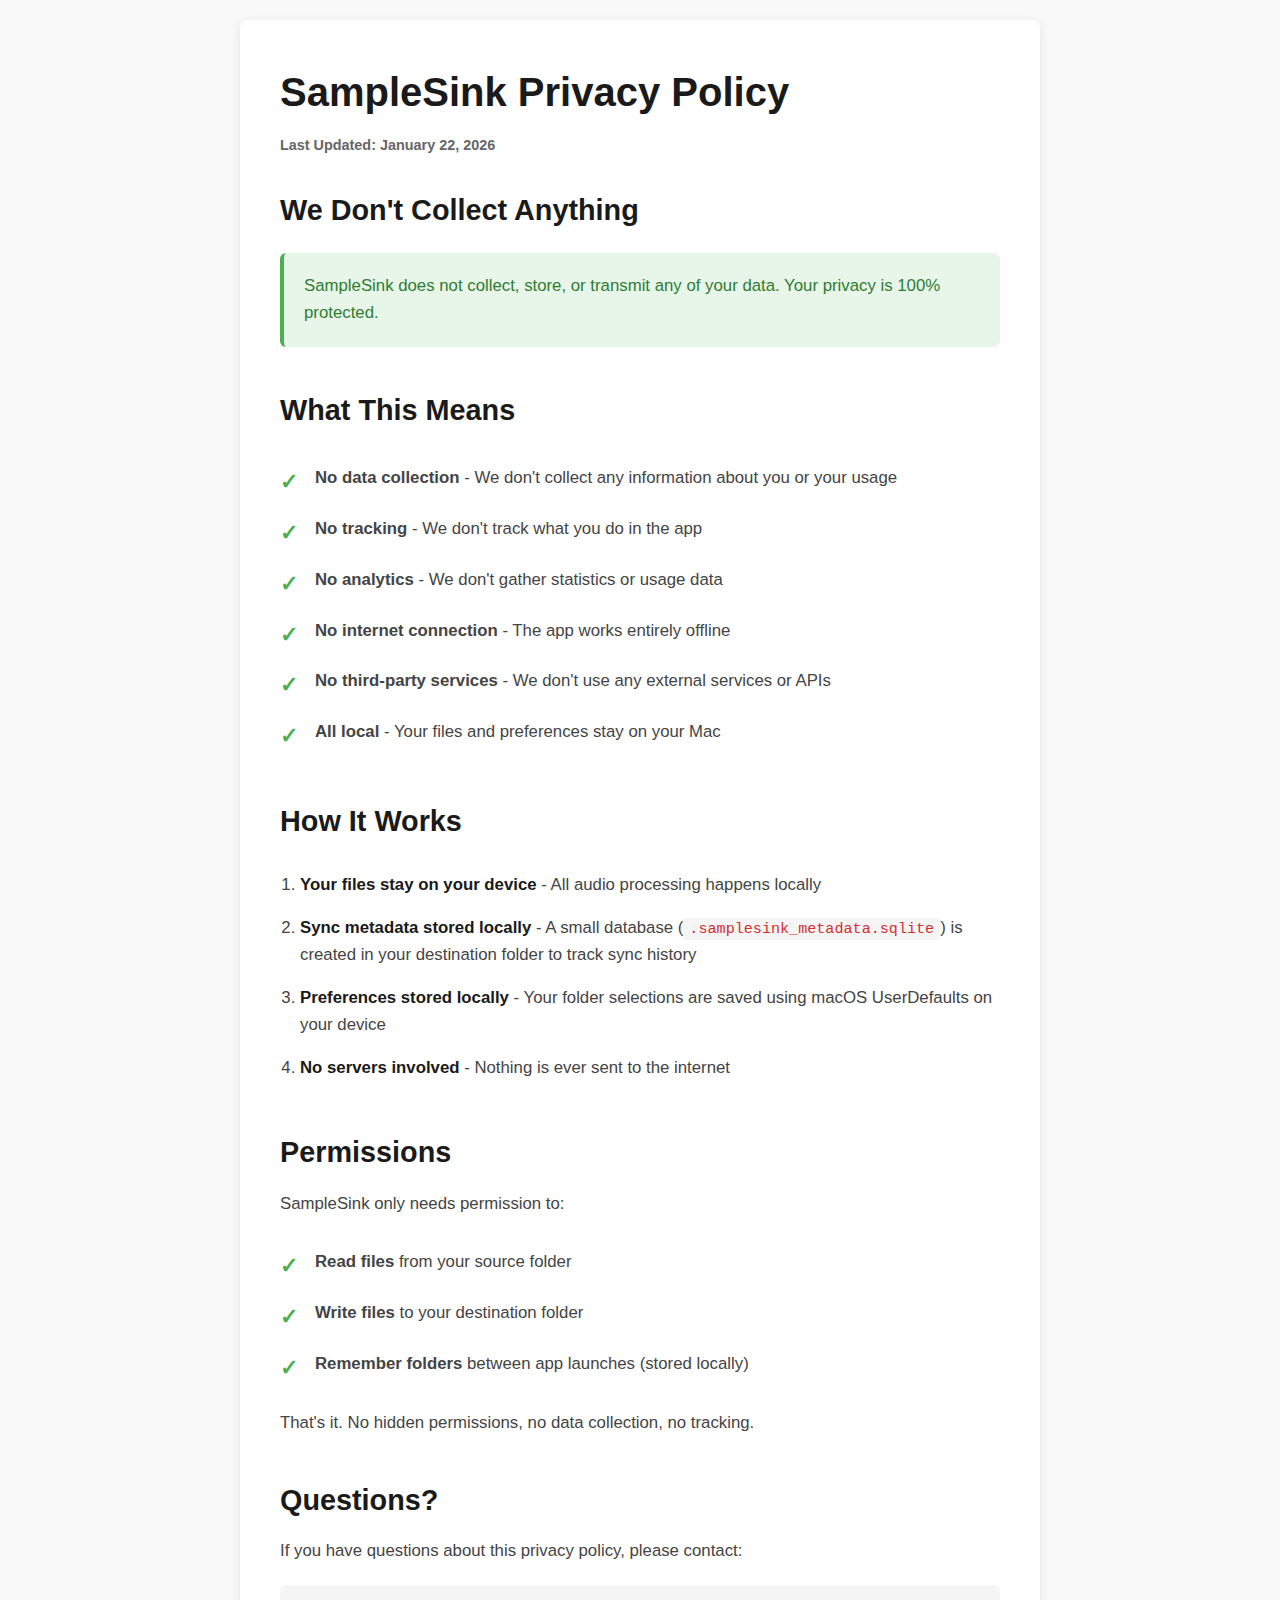
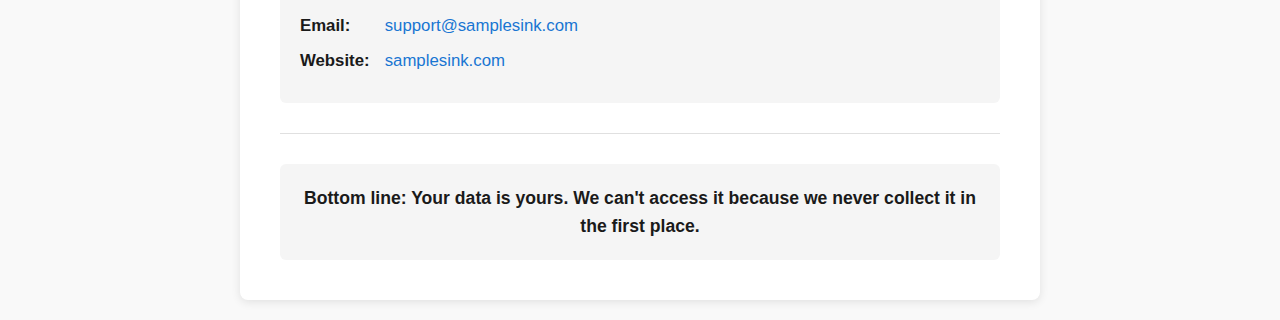
<file: assets/SampleSink/privacy.html>
<!DOCTYPE html>
<html lang="en">
<head>
    <meta charset="UTF-8">
    <meta name="viewport" content="width=device-width, initial-scale=1.0">
    <meta name="description" content="SampleSink Privacy Policy - We don't collect any data. Your privacy is 100% protected.">
    <meta name="keywords" content="SampleSink, privacy policy, data privacy, no tracking, offline app">
    <title>SampleSink Privacy Policy</title>
    <style>
        * {
            margin: 0;
            padding: 0;
            box-sizing: border-box;
        }

        body {
            font-family: -apple-system, BlinkMacSystemFont, 'Segoe UI', Roboto, 'Helvetica Neue', Arial, sans-serif;
            line-height: 1.6;
            color: #333;
            background: #f9f9f9;
            padding: 20px;
        }

        .container {
            max-width: 800px;
            margin: 0 auto;
            background: white;
            padding: 40px;
            border-radius: 8px;
            box-shadow: 0 2px 10px rgba(0, 0, 0, 0.1);
        }

        h1 {
            font-size: 2.5em;
            color: #1a1a1a;
            margin-bottom: 10px;
            font-weight: 700;
        }

        .last-updated {
            color: #666;
            font-size: 0.9em;
            margin-bottom: 30px;
            font-weight: 600;
        }

        h2 {
            font-size: 1.8em;
            color: #1a1a1a;
            margin-top: 40px;
            margin-bottom: 15px;
            font-weight: 600;
        }

        h2:first-of-type {
            margin-top: 20px;
        }

        p {
            margin-bottom: 20px;
            color: #444;
            font-size: 1.05em;
        }

        .highlight {
            background: #e8f5e9;
            padding: 20px;
            border-radius: 6px;
            border-left: 4px solid #4caf50;
            margin: 20px 0;
        }

        .highlight p {
            margin: 0;
            color: #2e7d32;
            font-weight: 500;
        }

        ul {
            list-style: none;
            margin: 20px 0;
        }

        ul li {
            padding: 12px 0;
            padding-left: 35px;
            position: relative;
            color: #444;
            font-size: 1.05em;
        }

        ul li::before {
            content: "✓";
            position: absolute;
            left: 0;
            color: #4caf50;
            font-weight: bold;
            font-size: 1.3em;
        }

        ol {
            margin: 20px 0;
            padding-left: 20px;
        }

        ol li {
            padding: 8px 0;
            color: #444;
            font-size: 1.05em;
        }

        ol li strong {
            color: #1a1a1a;
        }

        code {
            background: #f5f5f5;
            padding: 2px 6px;
            border-radius: 3px;
            font-family: 'Courier New', monospace;
            font-size: 0.9em;
            color: #d32f2f;
        }

        .contact {
            background: #f5f5f5;
            padding: 20px;
            border-radius: 6px;
            margin: 20px 0;
        }

        .contact p {
            margin: 8px 0;
            color: #333;
        }

        .contact strong {
            color: #1a1a1a;
            display: inline-block;
            width: 80px;
        }

        .contact a {
            color: #1976d2;
            text-decoration: none;
        }

        .contact a:hover {
            text-decoration: underline;
        }

        hr {
            border: none;
            border-top: 1px solid #e0e0e0;
            margin: 30px 0;
        }

        .bottom-line {
            background: #f5f5f5;
            padding: 20px;
            border-radius: 6px;
            margin-top: 30px;
            text-align: center;
        }

        .bottom-line p {
            margin: 0;
            font-weight: 600;
            color: #1a1a1a;
            font-size: 1.1em;
        }

        @media (max-width: 768px) {
            .container {
                padding: 25px;
            }

            h1 {
                font-size: 2em;
            }

            h2 {
                font-size: 1.5em;
            }

            body {
                padding: 10px;
            }
        }

        @media (prefers-color-scheme: dark) {
            body {
                background: #1a1a1a;
            }

            .container {
                background: #2d2d2d;
                color: #e0e0e0;
            }

            h1, h2, ol li strong, .contact strong, .bottom-line p {
                color: #f0f0f0;
            }

            p, ul li, ol li {
                color: #d0d0d0;
            }

            .last-updated {
                color: #999;
            }

            .highlight {
                background: #1b3a1f;
                border-left-color: #4caf50;
            }

            .highlight p {
                color: #81c784;
            }

            code {
                background: #3a3a3a;
                color: #ff6b6b;
            }

            .contact, .bottom-line {
                background: #3a3a3a;
            }

            .contact p {
                color: #d0d0d0;
            }

            hr {
                border-top-color: #444;
            }
        }
    </style>
</head>
<body>
    <div class="container">
        <h1>SampleSink Privacy Policy</h1>
        <p class="last-updated">Last Updated: January 22, 2026</p>

        <h2>We Don't Collect Anything</h2>
        <div class="highlight">
            <p>SampleSink does not collect, store, or transmit any of your data. Your privacy is 100% protected.</p>
        </div>

        <h2>What This Means</h2>
        <ul>
            <li><strong>No data collection</strong> - We don't collect any information about you or your usage</li>
            <li><strong>No tracking</strong> - We don't track what you do in the app</li>
            <li><strong>No analytics</strong> - We don't gather statistics or usage data</li>
            <li><strong>No internet connection</strong> - The app works entirely offline</li>
            <li><strong>No third-party services</strong> - We don't use any external services or APIs</li>
            <li><strong>All local</strong> - Your files and preferences stay on your Mac</li>
        </ul>

        <h2>How It Works</h2>
        <ol>
            <li><strong>Your files stay on your device</strong> - All audio processing happens locally</li>
            <li><strong>Sync metadata stored locally</strong> - A small database (<code>.samplesink_metadata.sqlite</code>) is created in your destination folder to track sync history</li>
            <li><strong>Preferences stored locally</strong> - Your folder selections are saved using macOS UserDefaults on your device</li>
            <li><strong>No servers involved</strong> - Nothing is ever sent to the internet</li>
        </ol>

        <h2>Permissions</h2>
        <p>SampleSink only needs permission to:</p>
        <ul>
            <li><strong>Read files</strong> from your source folder</li>
            <li><strong>Write files</strong> to your destination folder</li>
            <li><strong>Remember folders</strong> between app launches (stored locally)</li>
        </ul>
        <p>That's it. No hidden permissions, no data collection, no tracking.</p>

        <h2>Questions?</h2>
        <p>If you have questions about this privacy policy, please contact:</p>
        <div class="contact">
            <p><strong>Email:</strong> <a href="mailto:support@samplesink.com">support@samplesink.com</a></p>
            <p><strong>Website:</strong> <a href="https://samplesink.com">samplesink.com</a></p>
        </div>

        <hr>

        <div class="bottom-line">
            <p>Bottom line: Your data is yours. We can't access it because we never collect it in the first place.</p>
        </div>
    </div>
</body>
</html>
</file>
